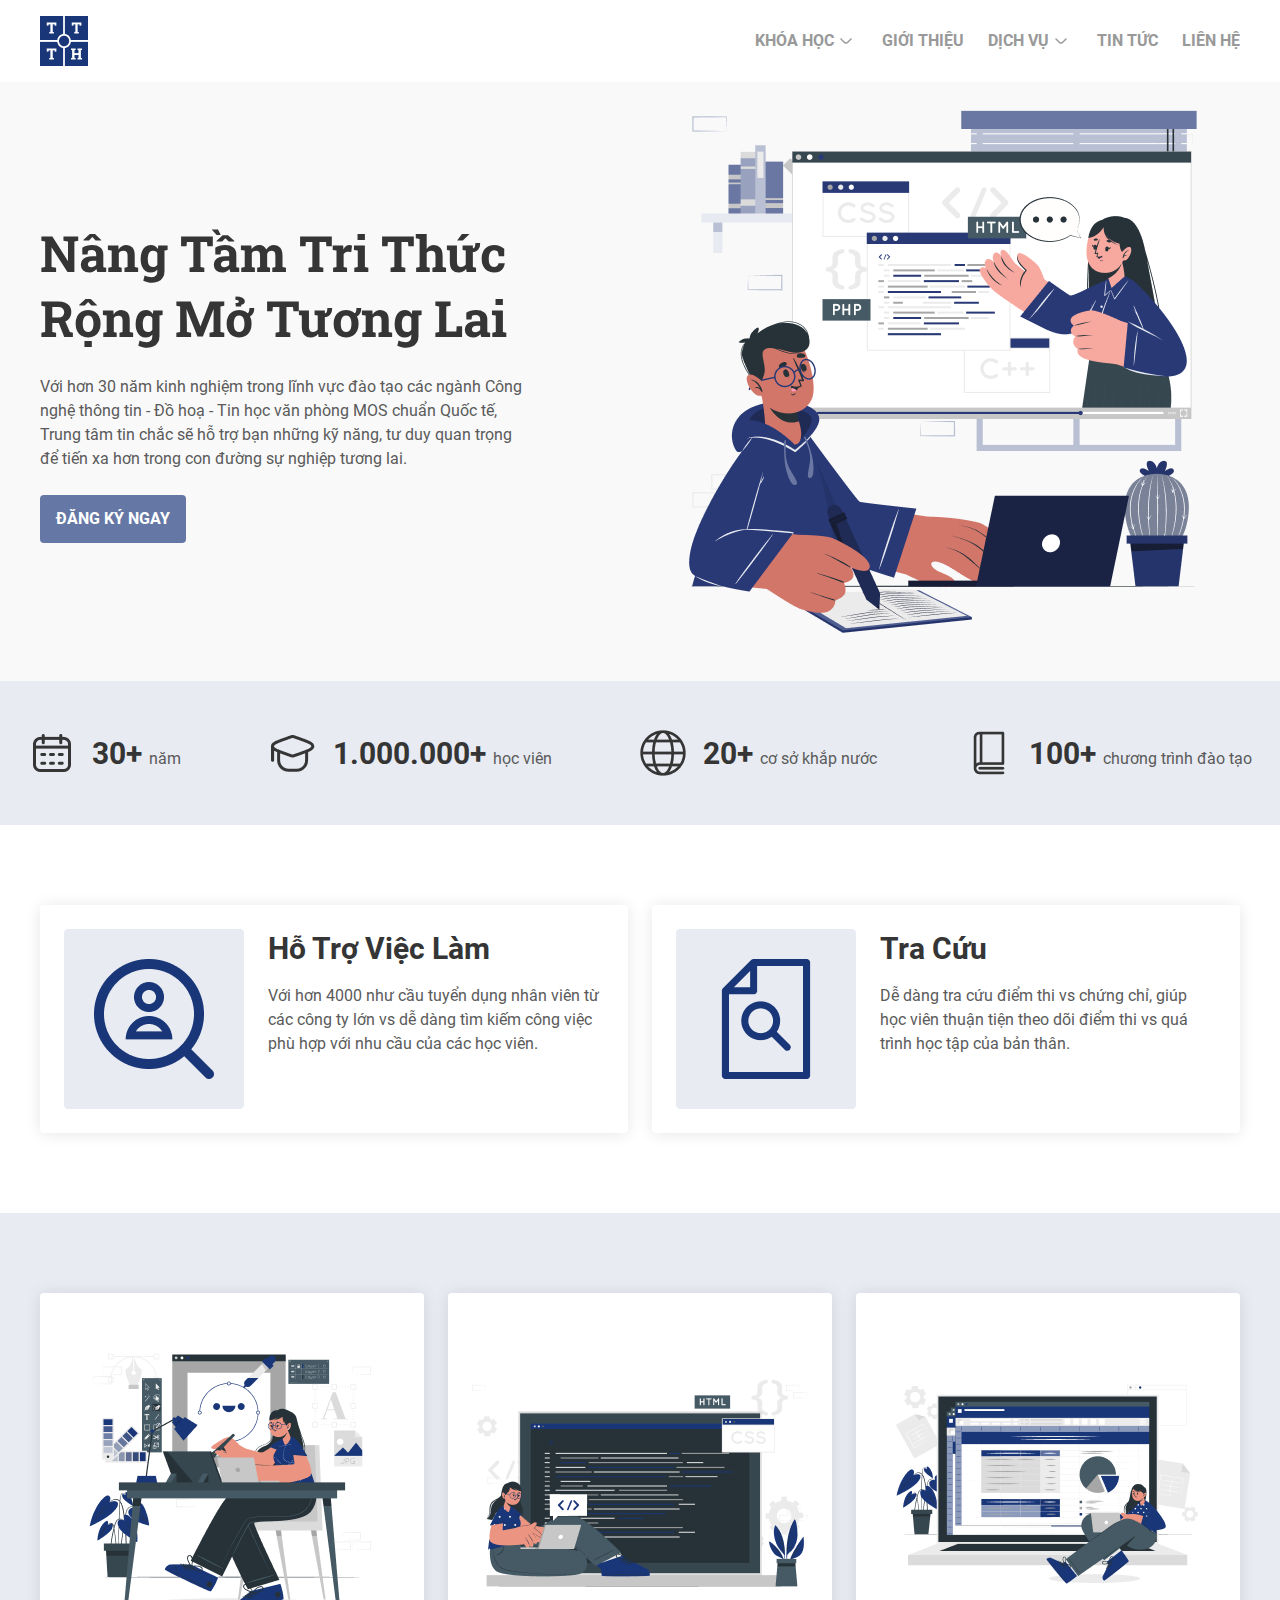
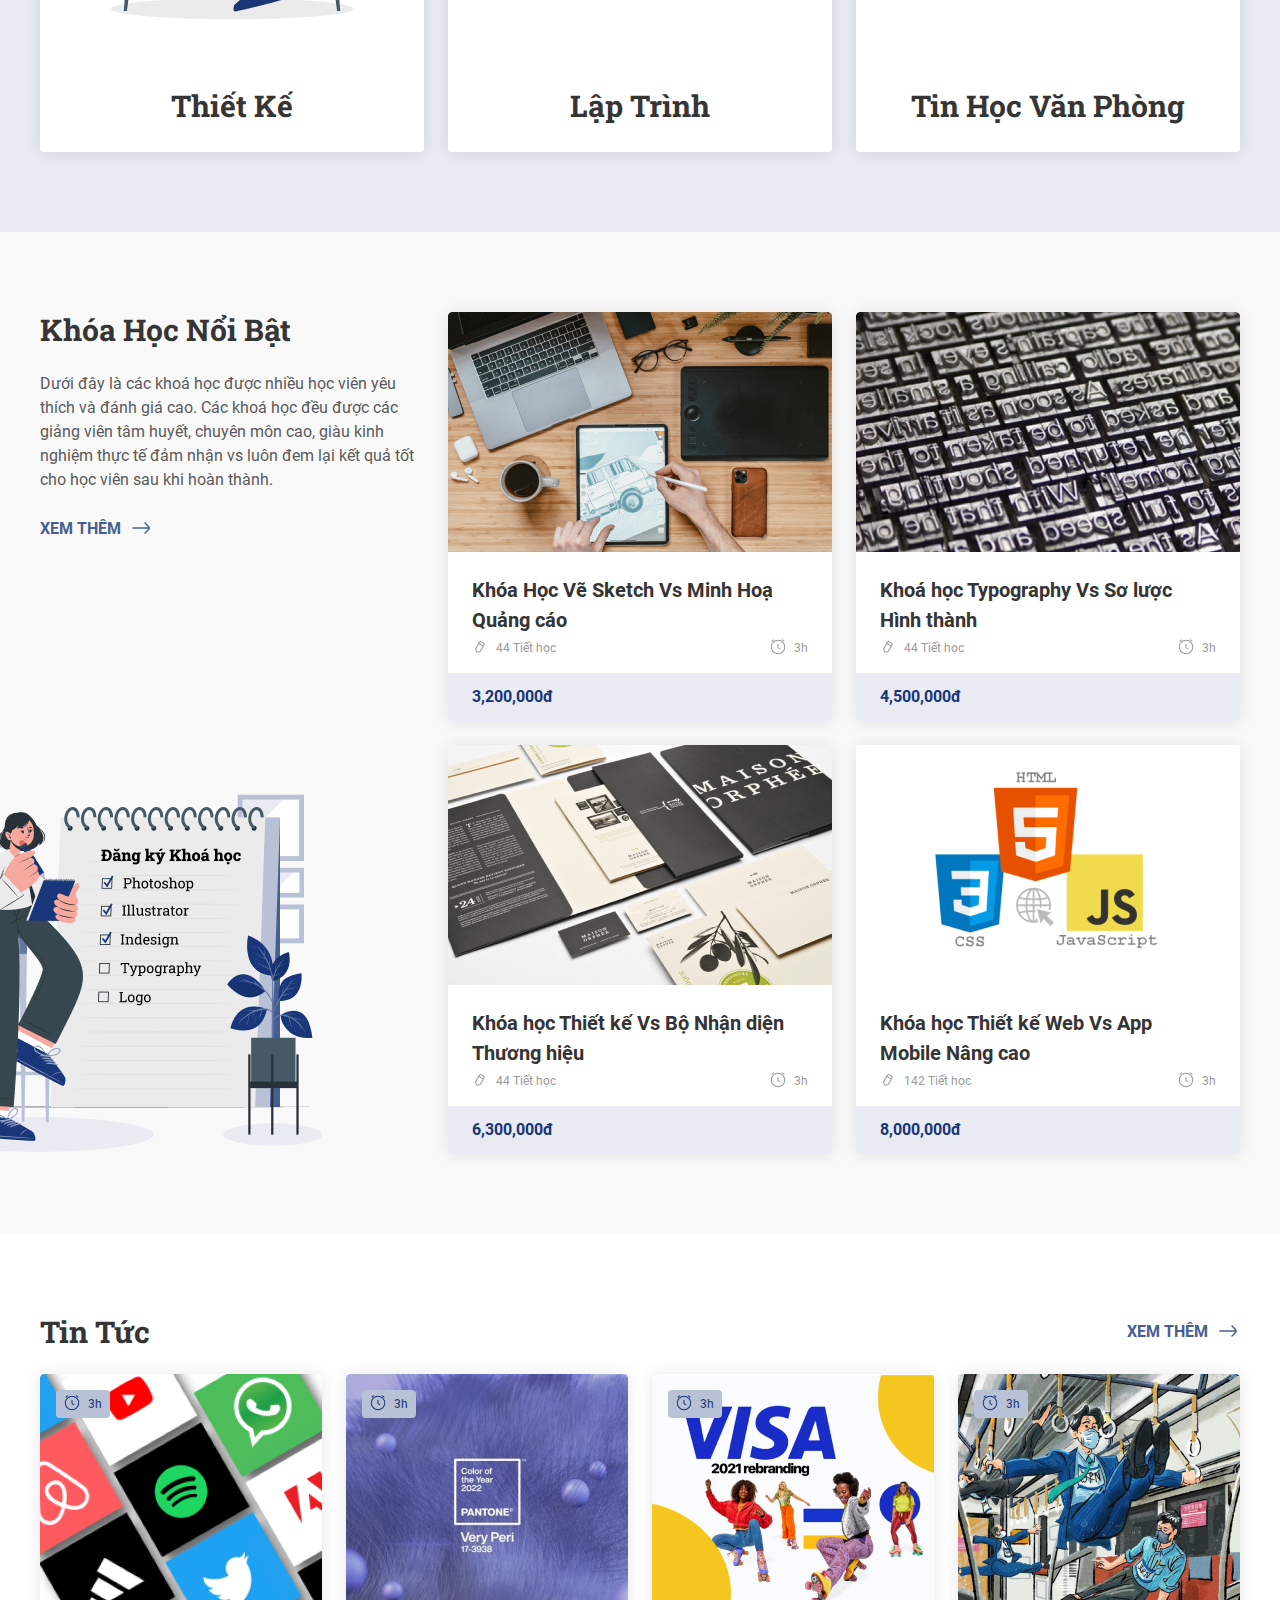
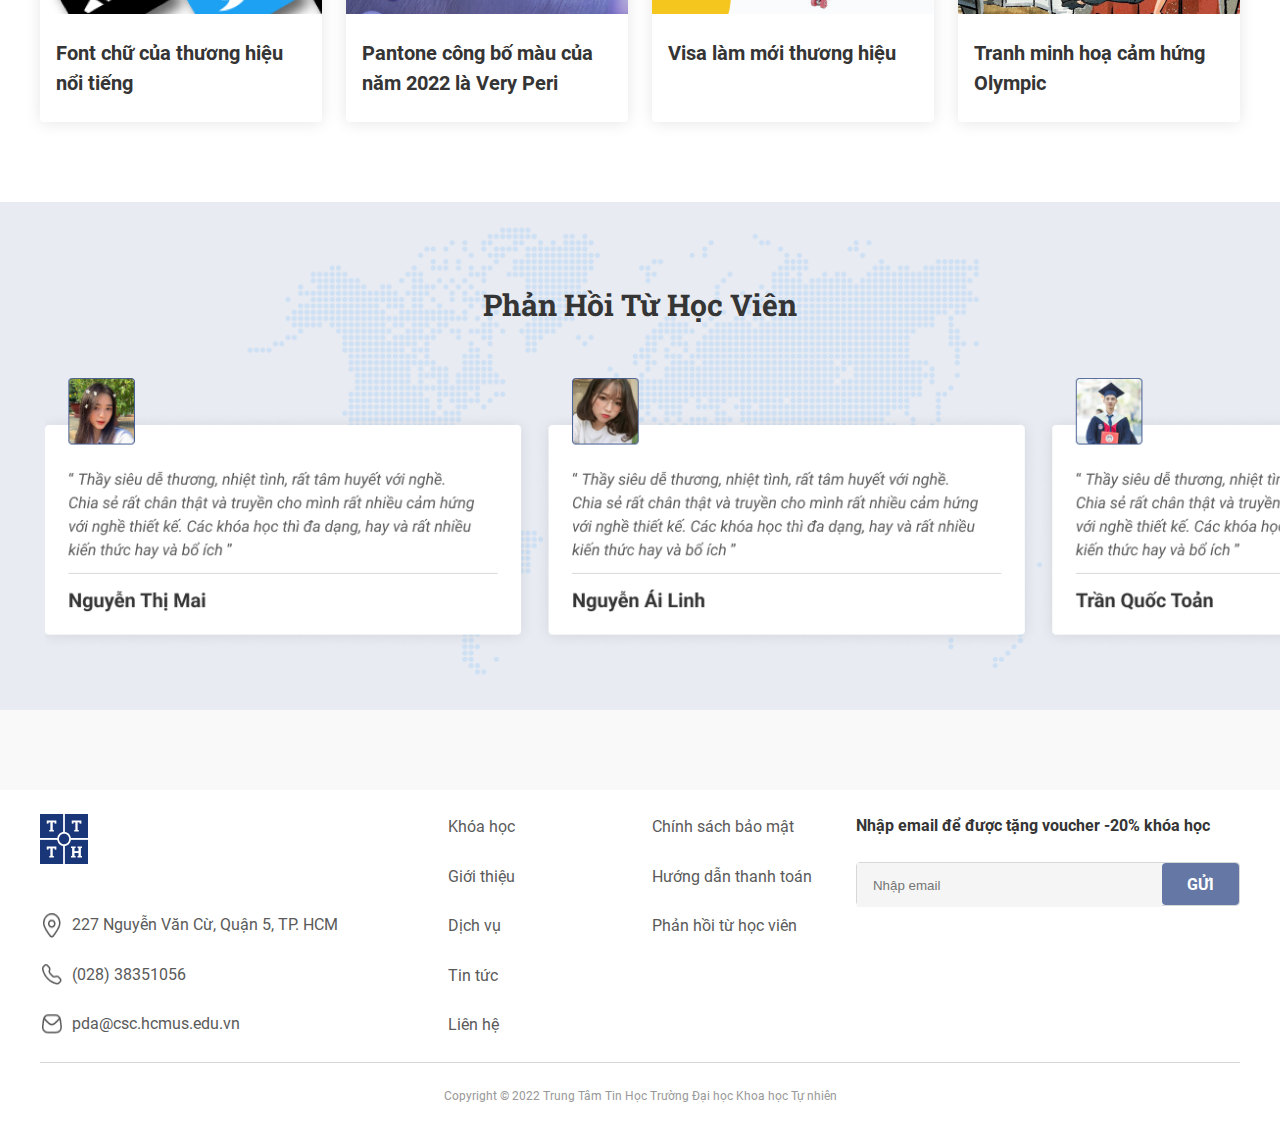
<file: index.html>
<!doctype html>
<html>
<head>
<meta charset="utf-8">

<link rel="icon" type="image/x-icon" href="IMG/favicon.ico"/> <title>TRUNG TÂM TIN HỌC KHOA HỌC TỰ NHIÊN</title>
<link rel="stylesheet" href="CSS/base.css">
<link rel="stylesheet" href="CSS/style.css">
</head>

<body>

	<div class="container-full fix">
		<div class="container">
			<div class="header">
				<img src="IMG/Logo.png" alt="" class="logo">
				<ul class="navi-list">
					<li class="navi-item">Khóa học
						<div class="down-icon"></div>
						<ul class="submenu">
							<li class="submenu-item">thiết kế</li>
							<li class="submenu-item">lập trình</li>
							<li class="submenu-item">tin học văn phòng</li>
						</ul>
					</li>
					<li class="navi-item">giới thiệu</li>
					<li class="navi-item">Dịch vụ
						<div class="down-icon"></div>
						<ul class="submenu2">
							<li class="submenu-item2">PHÁT TRIỂN PHẦN MỀN</li>
							<li class="submenu-item2">ĐÀO TẠO THEO YÊU CẦU</li>
							<li class="submenu-item2">TƯ VẤN QUẢN LÝ DỰ ÁN</li>
							<li class="submenu-item2">CUNG CẤP THIẾT BỊ VS PHẦN MỀN</li>
							<li class="submenu-item2">QUẢN LÝ HỆ THỐNG NETME</li>
							<li class="submenu-item2">HỆ THỐNG MOBIMEETING</li>
						</ul>
					</li>
					<li class="navi-item">Tin tức</li>
					<li class="navi-item">Liên hệ</li>
				</ul>
			</div>
		</div>
	</div>
	<div class="container-full">
		<div class="container">
			<div class="row banner">
				<div class="col c-5 banner-infor">
					<h1 class="title-h1">Nâng Tầm Tri Thức Rộng Mở Tương Lai</h1>
					<p class="body-text">Với hơn 30 năm kinh nghiệm trong lĩnh vực đào tạo các ngành Công nghệ thông tin - Đồ hoạ - Tin học văn phòng MOS chuẩn Quốc tế, Trung tâm tin chắc sẽ hỗ trợ bạn những kỹ năng, tư duy quan trọng để tiến xa hơn trong con đường sự nghiệp tương lai.</p>
					<button class="btn btn-c">đăng ký ngay</button>
				</div>
				<div class="col c-1 emty"></div>
				<div class="col c-6">
					<img src="IMG/img-banner.png" alt="" class="hero-img">
				</div>
			</div>
		</div>
	</div>
	<div class="container-full nb">
		<div class="container">
			<div class="row noibat-list">
				<div class="noibat-item">
					<div class="noibat-icon" style="background-image: url(IMG/nb-icon1.png)"></div>
					<h2 class="title-h2">30+ <span class="title-h2-p">năm</span></h2>
				</div>
				<div class="noibat-item">
					<div class="noibat-icon" style="background-image: url(IMG/nb-icon2.png)"></div>
					<h2 class="title-h2">1.000.000+ <span class="title-h2-p">học viên</span></h2>
				</div>
				<div class="noibat-item">
					<div class="noibat-icon" style="background-image: url(IMG/nb-icon3.png)"></div>
					<h2 class="title-h2">20+ <span class="title-h2-p">cơ sở khắp nước</span></h2>
				</div>
				<div class="noibat-item">
					<div class="noibat-icon" style="background-image: url(IMG/nb-icon4.png)"></div>
					<h2 class="title-h2">100+ <span class="title-h2-p">chương trình đào tạo</span></h2>
				</div>	
			</div>
		</div>
	</div>
	<div class="contianer-full tienich">
		<div class="container">
			<div class="row">
				<div class="col c-6">
					<div class="tienich-item">
						<div class="icon-ti" style="background-image: url(IMG/Icon-ti.png)"></div>
						<div class="ti-infor">
							<div class="title-h2" style="margin-bottom: 16px">Hỗ Trợ Việc Làm</div>
							<div class="body-text">Với hơn 4000 như cầu tuyển dụng nhân viên từ<br>
								các công ty lớn vs dễ dàng tìm kiếm công việc<br>
								phù hợp với nhu cầu của các học viên.</div>
						</div>
					</div>
				</div>
				<div class="col c-6">
					<div class="tienich-item">
						<div class="icon-ti" style="background-image: url(IMG/Icon-ti2.png)"></div>
						<div class="ti-infor">
							<div class="title-h2" style="margin-bottom: 16px">Tra Cứu</div>
							<div class="body-text" style="width: 336px">Dễ dàng tra cứu điểm thi vs chứng chỉ, giúp học viên thuận tiện theo dõi điểm thi vs quá trình học tập của bản thân.</div>
						</div>
					</div>
				</div>
			</div>
		</div>
	</div>	
	<div class="container-full dmkh">
		<div class="container">
			<div class="row">
				<div class="col c-4">
					<div class="dmkh-item">
						<img src="IMG/dmkh-1.png" alt="" class="img-dmkh">
						<p class="title-dmkh">Thiết Kế</p>
					</div>
				</div>
				<div class="col c-4">
					<div class="dmkh-item">
						<img src="IMG/dmkh-2.png" alt="" class="img-dmkh">
						<p class="title-dmkh">Lập Trình</p>
					</div>
				</div>
				<div class="col c-4">
					<div class="dmkh-item">
						<img src="IMG/dmkh-3.png" alt="" class="img-dmkh">
						<p class="title-dmkh">Tin Học Văn Phòng</p>
					</div>
				</div>
			</div>
		</div>
	</div>
	<div class="container-full mtb80">
		<div class="container">
			<div class="row">
				<div class="col c-12">
					<div class="row">
						<div class="col c-4">
							<div class="khnb-l">
								<div class="khnb-i">
									<div class="khnb-title">Khóa Học Nổi Bật</div>
									<p class="body-text" style="margin-top: 24px; margin-bottom: 24px;">Dưới đây là các khoá học được nhiều học viên yêu thích và đánh giá cao. 
									Các khoá học đều được các giảng viên tâm huyết, chuyên môn cao, 
									giàu kinh nghiệm thực tế đảm nhận vs luôn đem lại kết quả tốt cho học viên sau khi hoàn thành.
									</p>
									<button class="btn">
										<div class="btn-p">xem thêm</div>
										<div class="btn-icon"></div>
									</button>
								</div>
								<img src="IMG/khnb.png" alt="" class="khnbl-img">
							</div>
						</div>
						<div class="col c-8">
							<div class="row">
								<div class="col c-6 mb24" style="flex-wrap: wrap">
									<div class="card-kh">
										<img src="IMG/KH1.png" alt="" class="card-kh-img">
										<div class="kh-infor">
											<div class="kh-title">Khóa Học Vẽ Sketch Vs Minh Hoạ <br> Quảng cáo</div>
											<div class="kh-tag">
												<div class="kh-th">
													<div class="th-icon"></div>
													<p class="body-tag">44 Tiết học</p>
												</div>
												<div class="h-th">
													<div class="h-icon"></div>
													<p class="body-tag">3h</p>
												</div>
											</div>
											<div class="kh-g">
												<p class="kh-g-item">3,200,000đ</p>
											</div>
										</div>
									</div>
								</div>
								<div class="col c-6 mb24" style="flex-wrap: wrap">
									<div class="card-kh">
										<img src="IMG/KH2.png" alt="" class="card-kh-img">
										<div class="kh-infor">
											<div class="kh-title">Khoá học Typography Vs Sơ lược Hình thành</div>
											<div class="kh-tag">
												<div class="kh-th">
													<div class="th-icon"></div>
													<p class="body-tag">44 Tiết học</p>
												</div>
												<div class="h-th">
													<div class="h-icon"></div>
													<p class="body-tag">3h</p>
												</div>
											</div>
											<div class="kh-g">
												<p class="kh-g-item">4,500,000đ</p>
											</div>
										</div>
									</div>
								</div>
								<div class="col c-6" style="flex-wrap: wrap">
									<div class="card-kh">
										<img src="IMG/KH3.png" alt="" class="card-kh-img">
										<div class="kh-infor">
											<div class="kh-title">Khóa học Thiết kế Vs Bộ Nhận diện Thương hiệu</div>
											<div class="kh-tag">
												<div class="kh-th">
													<div class="th-icon"></div>
													<p class="body-tag">44 Tiết học</p>
												</div>
												<div class="h-th">
													<div class="h-icon"></div>
													<p class="body-tag">3h</p>
												</div>
											</div>
											<div class="kh-g">
												<p class="kh-g-item">6,300,000đ</p>
											</div>
										</div>
									</div>
								</div>
								<div class="col c-6" style="flex-wrap: wrap">
									<div class="card-kh">
										<img src="IMG/KH4.png" alt="" class="card-kh-img">
										<div class="kh-infor">
											<div class="kh-title">Khóa học Thiết kế Web Vs App Mobile Nâng cao</div>
											<div class="kh-tag">
												<div class="kh-th">
													<div class="th-icon"></div>
													<p class="body-tag">142 Tiết học</p>
												</div>
												<div class="h-th">
													<div class="h-icon"></div>
													<p class="body-tag">3h</p>
												</div>
											</div>
											<div class="kh-g">
												<p class="kh-g-item">8,000,000đ</p>
											</div>
										</div>
									</div>
								</div>
							</div>
						</div>
					</div>
				</div>
			</div>
		</div>
	</div>
	<div class="container-full white">
		<div class="container">
				<div class="tintuc-info">
					<div class="title-l">Tin Tức</div>
					<button class="btn">
						<div class="btn-p">xem thêm</div>
						<div class="btn-icon"></div>
					</button>
				</div>
			<div class="row">
				<div class="col c-3">
					<div class="tt-item">
						<img src="IMG/tt1.png" alt="" class="tt-img">
						<div class="h-tt">
							<div class="tth-icon"></div>
							<p class="body-tag" style="color: #193679">3h</p>
						</div>
						<p class="tt-tt">Font chữ của thương hiệu nổi tiếng</p>
					</div>
				</div>
				<div class="col c-3">
					<div class="tt-item">
						<img src="IMG/tt2.png" alt="" class="tt-img">
						<div class="h-tt">
							<div class="tth-icon"></div>
							<p class="body-tag" style="color: #193679">3h</p>
						</div>
						<p class="tt-tt">Pantone công bố màu của năm 2022 là Very Peri</p>
					</div>
				</div>
				<div class="col c-3">
					<div class="tt-item">
						<img src="IMG/tt3.png" alt="" class="tt-img">
						<div class="h-tt">
							<div class="tth-icon"></div>
							<p class="body-tag" style="color: #193679">3h</p>
						</div>
						<p class="tt-tt">Visa làm mới thương hiệu</p>
					</div>
				</div>
				<div class="col c-3">
					<div class="tt-item">
						<img src="IMG/tt4.png" alt="" class="tt-img">
						<div class="h-tt">
							<div class="tth-icon"></div>
							<p class="body-tag" style="color: #193679">3h</p>
						</div>
						<p class="tt-tt">Tranh minh hoạ cảm hứng Olympic</p>
					</div>
				</div>
			</div>
		</div>
	</div>
	<div class="container-full bgp">
		<div class="container bando">
			<div class="row">
				<div class="col c-12">
					<div class="fb-title">Phản Hồi Từ Học Viên</div>
				</div>
			</div>
			
			<div class="row">
				<div class="col c-12">
					<div class="fb-item">
						<div class="fb-js">
					<div class="items">
    					<div class="item item1">
							<img src="IMG/Feadback1.png" alt="" class="fb-img">
						</div>
    					<div class="item item2">
							<img src="IMG/Feadback2.png" alt="" class="fb-img">
						</div>
    					<div class="item item3">
							<img src="IMG/Feadback3.png" alt="" class="fb-img">
						</div>
    					<div class="item item4">
							<img src="IMG/Feadback4.png" alt="" class="fb-img" style="box-shadow: 0 0 ">
						</div>
    					<div class="item item5">
							<img src="IMG/Feadback5.png" alt="" class="fb-img" style="box-shadow: 0">
						</div>
						<div class="item item1">
							<img src="IMG/Feadback1.png" alt="" class="fb-img">
						</div>
    					<div class="item item2">
							<img src="IMG/Feadback2.png" alt="" class="fb-img">
						</div>
    					<div class="item item3">
							<img src="IMG/Feadback3.png" alt="" class="fb-img">
						</div>
    					<div class="item item4">
							<img src="IMG/Feadback4.png" alt="" class="fb-img" style="box-shadow: 0 0 ">
						</div>
    					<div class="item item5">
							<img src="IMG/Feadback5.png" alt="" class="fb-img" style="box-shadow: 0">
						</div>
						<div class="item item1">
							<img src="IMG/Feadback1.png" alt="" class="fb-img">
						</div>
    					<div class="item item2">
							<img src="IMG/Feadback2.png" alt="" class="fb-img">
						</div>
    					<div class="item item3">
							<img src="IMG/Feadback3.png" alt="" class="fb-img">
						</div>
    					<div class="item item4">
							<img src="IMG/Feadback4.png" alt="" class="fb-img" style="box-shadow: 0 0 ">
						</div>
    					<div class="item item5">
							<img src="IMG/Feadback5.png" alt="" class="fb-img" style="box-shadow: 0">
						</div>
						<div class="item item1">
							<img src="IMG/Feadback1.png" alt="" class="fb-img">
						</div>
    					<div class="item item2">
							<img src="IMG/Feadback2.png" alt="" class="fb-img">
						</div>
    					<div class="item item3">
							<img src="IMG/Feadback3.png" alt="" class="fb-img">
						</div>
    					<div class="item item4">
							<img src="IMG/Feadback4.png" alt="" class="fb-img" style="box-shadow: 0 0 ">
						</div>
    					<div class="item item5">
							<img src="IMG/Feadback5.png" alt="" class="fb-img" style="box-shadow: 0">
						</div>
						<div class="item item1">
							<img src="IMG/Feadback1.png" alt="" class="fb-img">
						</div>
    					<div class="item item2">
							<img src="IMG/Feadback2.png" alt="" class="fb-img">
						</div>
    					<div class="item item3">
							<img src="IMG/Feadback3.png" alt="" class="fb-img">
						</div>
    					<div class="item item4">
							<img src="IMG/Feadback4.png" alt="" class="fb-img" style="box-shadow: 0 0 ">
						</div>
    					<div class="item item5">
							<img src="IMG/Feadback5.png" alt="" class="fb-img" style="box-shadow: 0">
						</div>
						<div class="item item1">
							<img src="IMG/Feadback1.png" alt="" class="fb-img">
						</div>
    					<div class="item item2">
							<img src="IMG/Feadback2.png" alt="" class="fb-img">
						</div>
    					<div class="item item3">
							<img src="IMG/Feadback3.png" alt="" class="fb-img">
						</div>
    					<div class="item item4">
							<img src="IMG/Feadback4.png" alt="" class="fb-img" style="box-shadow: 0 0 ">
						</div>
    					<div class="item item5">
							<img src="IMG/Feadback5.png" alt="" class="fb-img" style="box-shadow: 0">
						</div>
						<div class="item item1">
							<img src="IMG/Feadback1.png" alt="" class="fb-img">
						</div>
    					<div class="item item2">
							<img src="IMG/Feadback2.png" alt="" class="fb-img">
						</div>
    					<div class="item item3">
							<img src="IMG/Feadback3.png" alt="" class="fb-img">
						</div>
    					<div class="item item4">
							<img src="IMG/Feadback4.png" alt="" class="fb-img" style="box-shadow: 0 0 ">
						</div>
    					<div class="item item5">
							<img src="IMG/Feadback5.png" alt="" class="fb-img" style="box-shadow: 0">
						</div>
					</div>
				</div>
					</div>
				</div>
			</div>
		</div>
	</div>
	<div class="container-full ft">
		<div class="container">
			<div class="row">
				<div class="col c-4">
					<img src="IMG/Logo.png" alt="" class="logo" style="margin-bottom: 48px;">
					<div class="ft-info" style="margin-bottom: 24px;">
						<img src="IMG/ft1.png" alt="" class="ft-icon">
						<p class="ft-text">227 Nguyễn Văn Cừ, Quận 5, TP. HCM</p>
					</div>
					<div class="ft-info" style="margin-bottom: 24px;">
						<img src="IMG/ft2.png" alt="" class="ft-icon">
						<p class="ft-text">(028) 38351056</p>
					</div>
					<div class="ft-info">
						<img src="IMG/ft3.png" alt="" class="ft-icon">
						<p class="ft-text">pda@csc.hcmus.edu.vn</p>
					</div>
				</div>
				<div class="col c-4">
					<div class="row">
						<div class="col c-6">
							<p class="ft-text" style="margin-bottom: 24px;">Khóa học</p>
							<p class="ft-text" style="margin-bottom: 24px;">Giới thiệu</p>
							<p class="ft-text" style="margin-bottom: 24px;">Dịch vụ</p>
							<p class="ft-text" style="margin-bottom: 24px;">Tin tức</p>
							<p class="ft-text">Liên hệ</p>
						</div>
						<div class="col c-6">
							<p class="ft-text" style="margin-bottom: 24px;">Chính sách bảo mật</p>
							<p class="ft-text" style="margin-bottom: 24px;">Hướng dẫn thanh toán</p>
							<p class="ft-text">Phản hồi từ học viên</p>
						</div>
					</div>
				</div>
				<div class="col c-4">
					<div class="ft-title">Nhập email để được tặng voucher -20% khóa học</div>
					<div class="input-dk">
						<input type="text" placeholder="Nhập email" class="ft-input">
						<button class="btn-dk">GỬI</button>
					</div>
				</div>
			</div>
			<div class="row">
				<div class="col c-12">
					<div class="line"></div>
					<p class="caption">Copyright © 2022 Trung Tâm Tin Học Trường Đại học Khoa học Tự nhiên</p>
				</div>
			</div>
		</div>
	</div>
	<script src="js-main.js"></script>
</body>
</html>
</file>
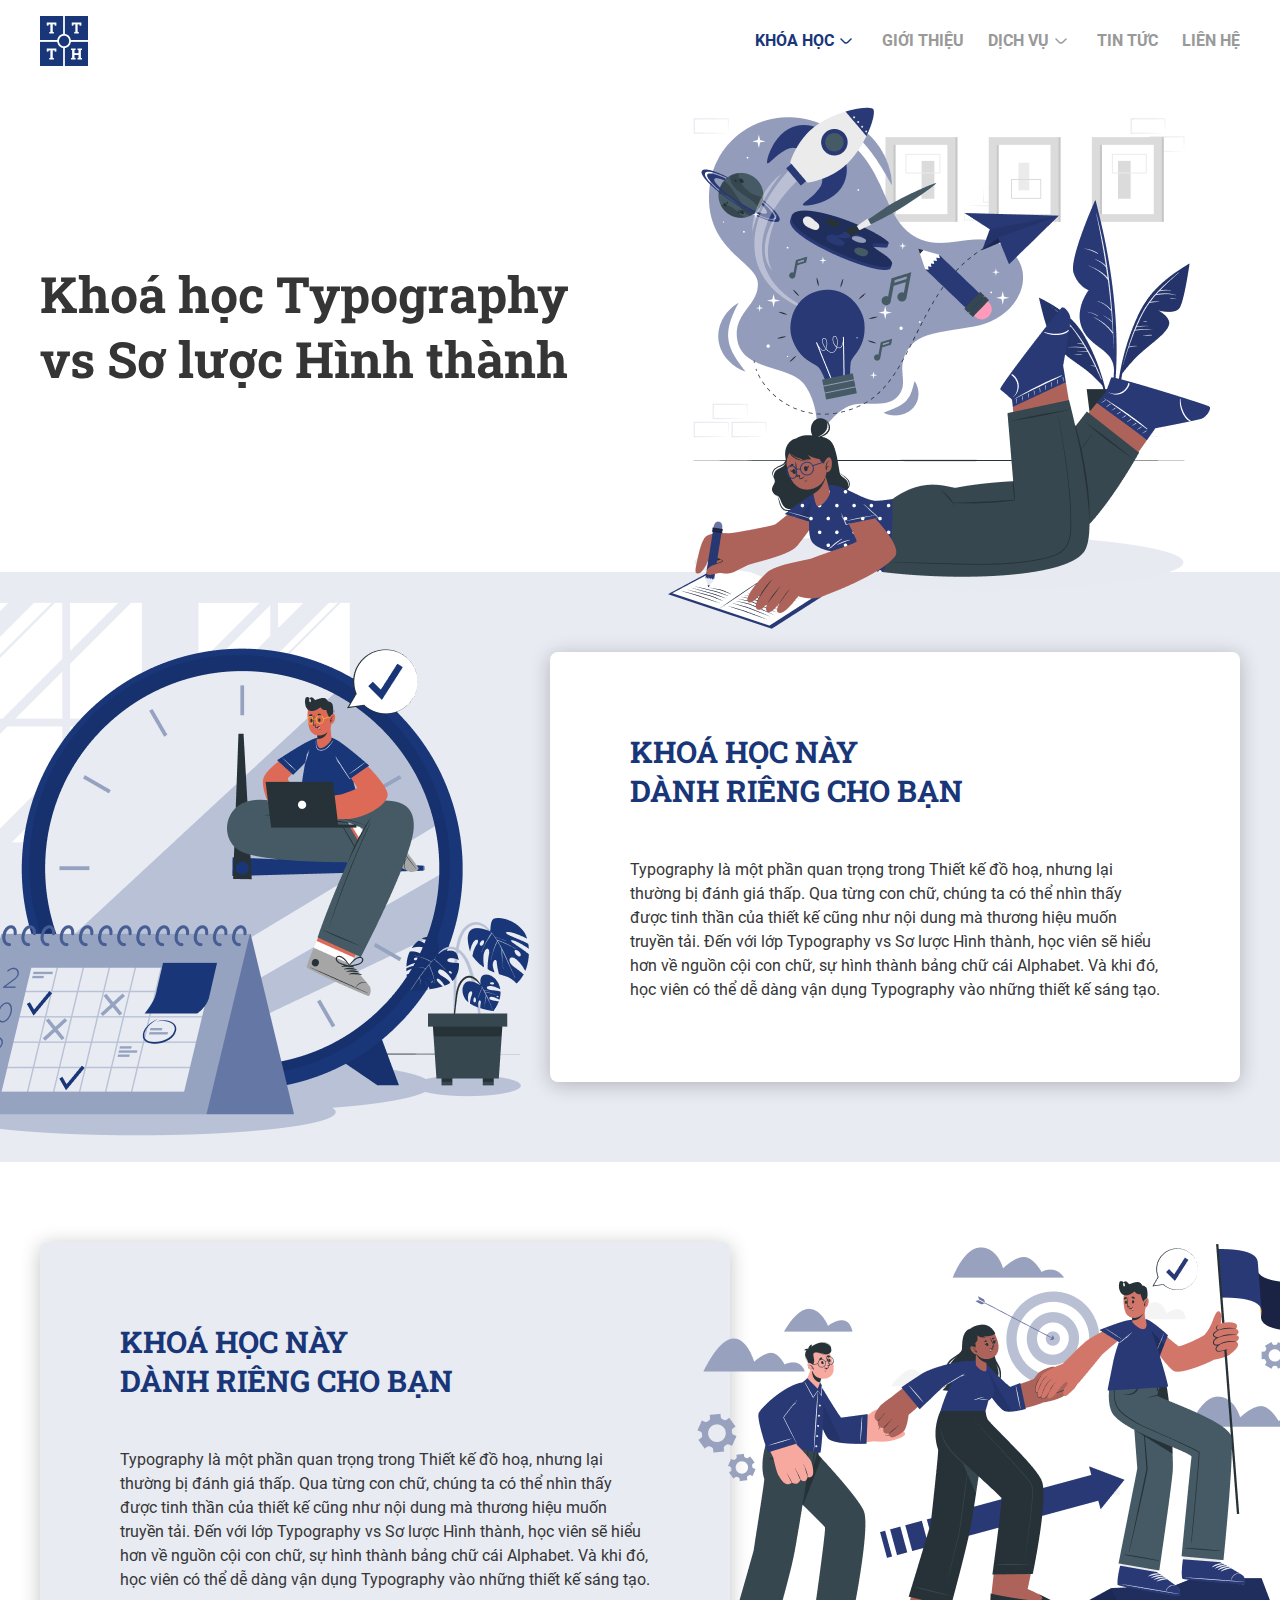
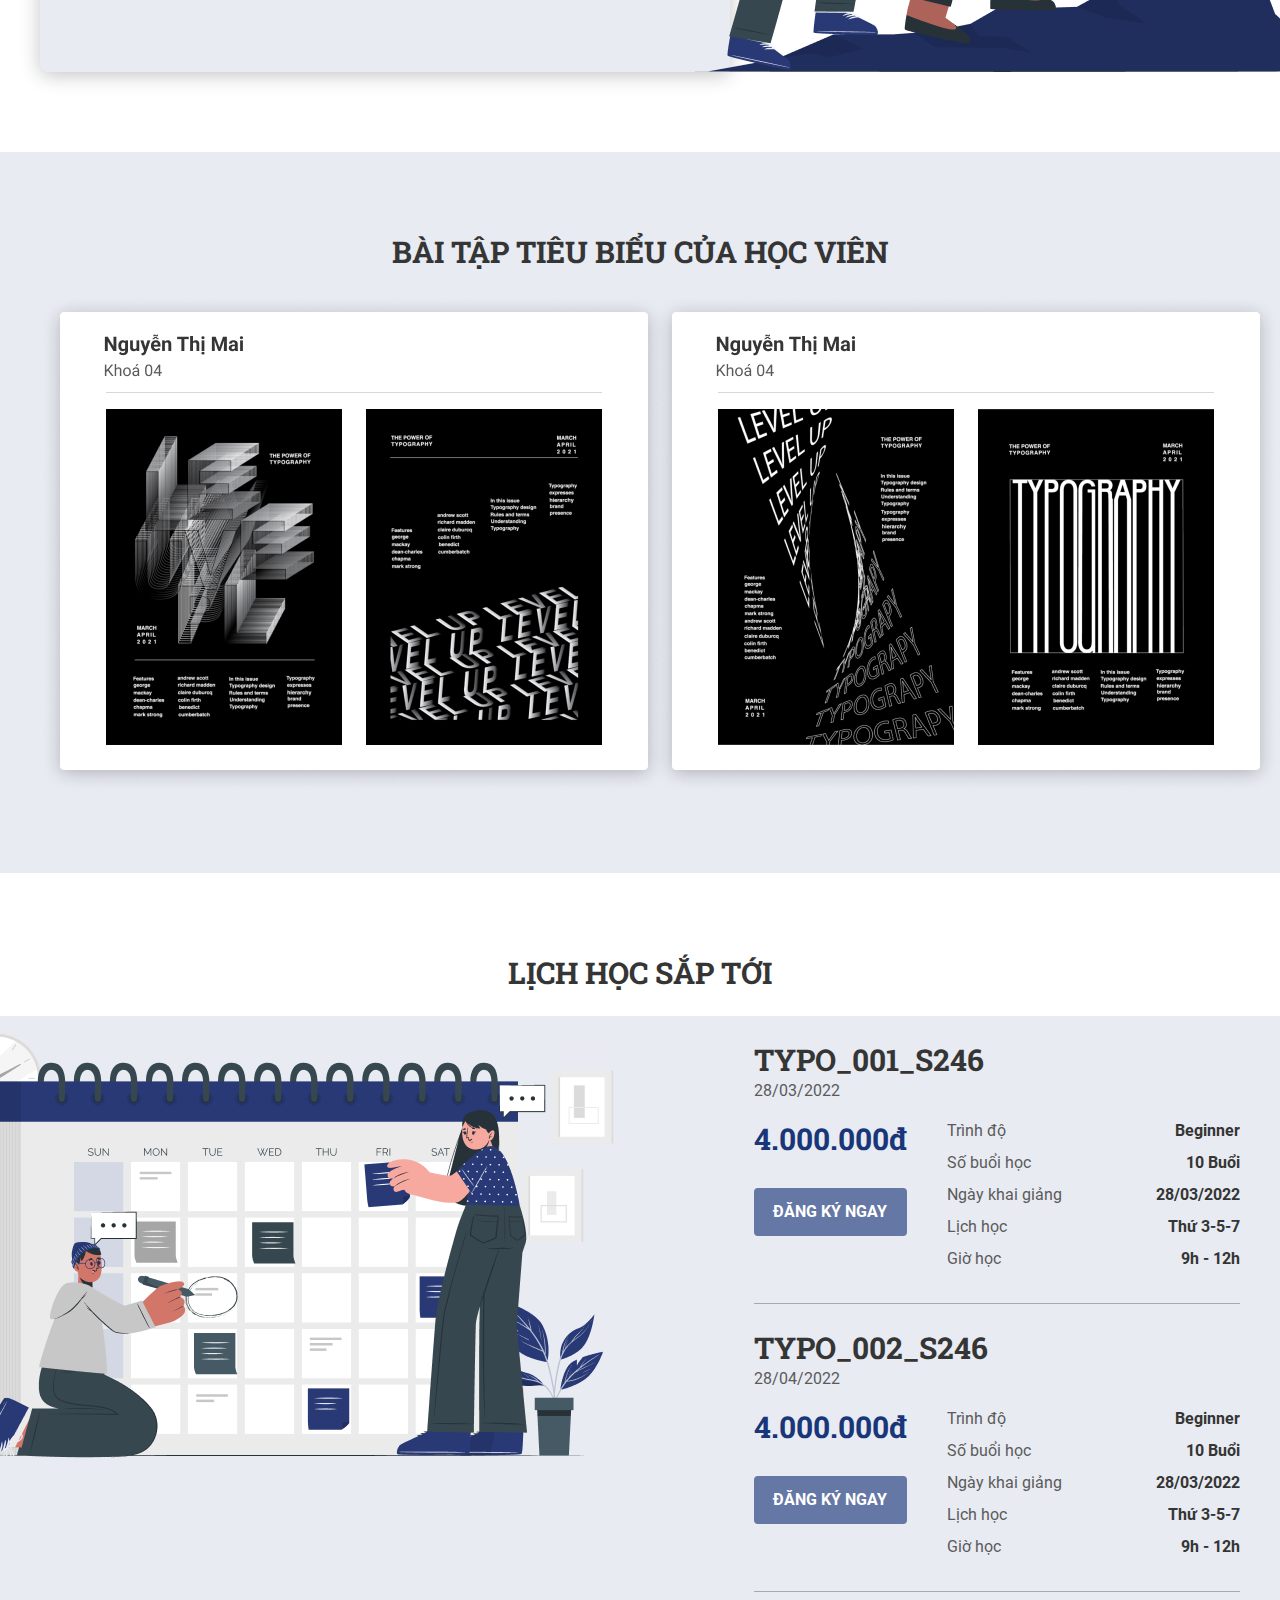
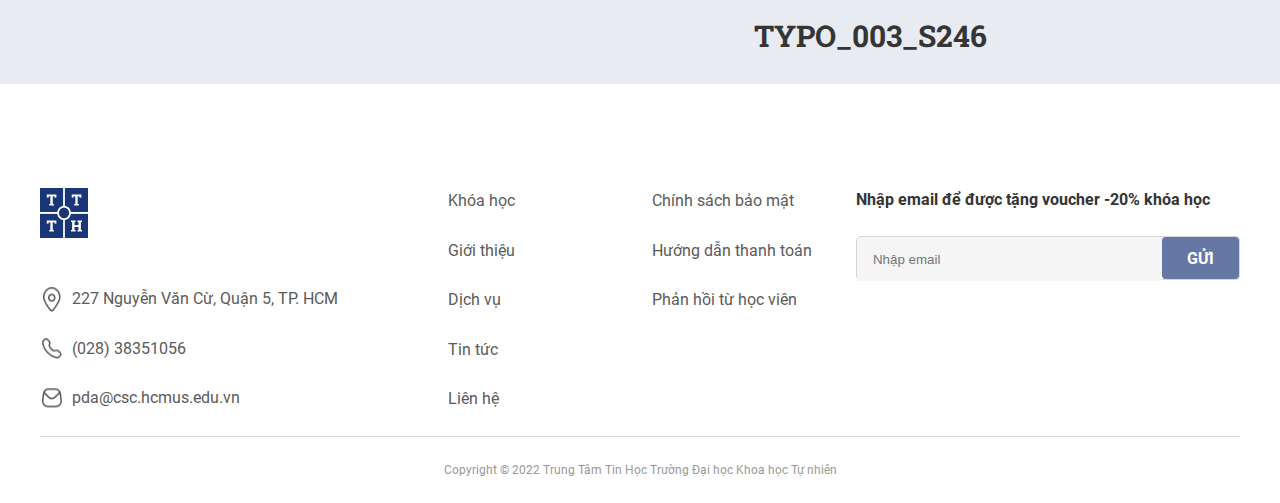
<file: khoa-hoc-chi-tiet.html>
<!doctype html>
<html>
<head>
<meta charset="utf-8">
<link rel="icon" type="image/x-icon" href="IMG/favicon.ico"/> <title>Khóa Học Chi Tiết</title>
<link rel="stylesheet" href="CSS/base.css">
<link rel="stylesheet" href="CSS/style2.css">
</head>

<body>
	<div class="container-full fix">
		<div class="container">
			<div class="header">
				<img src="IMG/Logo.png" alt="" class="logo">
				<ul class="navi-list">
					<li class="navi-item at">Khóa học
						<div class="down-icon at"></div>
						<ul class="submenu">
							<li class="submenu-item">thiết kế</li>
							<li class="submenu-item">lập trình</li>
							<li class="submenu-item">tin học văn phòng</li>
						</ul>
					</li>
					<li class="navi-item">giới thiệu</li>
					<li class="navi-item">Dịch vụ
						<div class="down-icon"></div>
						<ul class="submenu2">
							<li class="submenu-item2">PHÁT TRIỂN PHẦN MỀN</li>
							<li class="submenu-item2">ĐÀO TẠO THEO YÊU CẦU</li>
							<li class="submenu-item2">TƯ VẤN QUẢN LÝ DỰ ÁN</li>
							<li class="submenu-item2">CUNG CẤP THIẾT BỊ VS PHẦN MỀN</li>
							<li class="submenu-item2">QUẢN LÝ HỆ THỐNG NETME</li>
							<li class="submenu-item2">HỆ THỐNG MOBIMEETING</li>
						</ul>
					</li>
					<li class="navi-item">Tin tức</li>
					<li class="navi-item">Liên hệ</li>
				</ul>
			</div>
		</div>
	</div>
	<div class="container-full khct-banner">
		<div class="container">
			<div class="row khct-banner-item">
				<div class="col c-6">
					<div class="title-h1">Khoá học Typography vs Sơ lược Hình thành</div>
				</div>
				<div class="col c-6">
					<img src="IMG/khct-banner.png" alt="" class="banner-khct">
				</div>
			</div>
		</div>
	</div>
	<div class="container-full khct-info">
		<div class="container">
			<div class="row">
				<div class="col c-5">
					<img src="IMG/khct-1.png" alt="" class="khct-info-img">
				</div>
				<div class="col c-7">
					<div class="khct-item">
						<div class="khct-title-item" style="margin-bottom: 48px;">KHOÁ HỌC NÀY <br> DÀNH RIÊNG CHO BẠN</div>
						<p class="body-text-khct">Typography là một phần quan trọng trong Thiết kế đồ hoạ, nhưng lại thường bị đánh giá thấp. Qua từng con chữ, chúng ta có thể nhìn thấy được tinh thần của thiết kế cũng như nội dung mà thương hiệu muốn truyền tải. Đến với lớp Typography vs Sơ lược Hình thành, học viên sẽ hiểu hơn về nguồn cội con chữ, sự hình thành bảng chữ cái Alphabet. Và khi đó, học viên có thể dễ dàng vận dụng Typography vào những thiết kế sáng tạo. </p>
					</div>
				</div>
			</div>
		</div>
	</div>
	<div class="container-full khct-info w">
		<div class="container">
			<div class="row">
				<div class="col c-7">
					<div class="khct-item bg-2">
						<div class="khct-title-item" style="margin-bottom: 48px;">KHOÁ HỌC NÀY <br> DÀNH RIÊNG CHO BẠN</div>
						<p class="body-text-khct">Typography là một phần quan trọng trong Thiết kế đồ hoạ, nhưng lại thường bị đánh giá thấp. Qua từng con chữ, chúng ta có thể nhìn thấy được tinh thần của thiết kế cũng như nội dung mà thương hiệu muốn truyền tải. Đến với lớp Typography vs Sơ lược Hình thành, học viên sẽ hiểu hơn về nguồn cội con chữ, sự hình thành bảng chữ cái Alphabet. Và khi đó, học viên có thể dễ dàng vận dụng Typography vào những thiết kế sáng tạo. </p>
					</div>
				</div>
				<div class="col c-5">
					<img src="IMG/khct-2.png" alt="" class="khct-info-img" style="transform: translateY(-15px) translateX(-62px);">
				</div>
			</div>
		</div>
	</div>
	<div class="container-full bg-2 ptb">
		<div class="container">
			<div class="row">
				<div class="col c-12">
					<div class="khct-title-item" style="margin-bottom: 24px; text-align: center;color: #353535;">BÀI TẬP TIÊU BIỂU CỦA HỌC VIÊN</div>
				</div>
			</div>
			<div class="row">
				<div class="col c-6">
					<img src="IMG/hv1.png" alt="" class="hv">
				</div>
				<div class="col c-6">
					<img src="IMG/hv2.png" alt="" class="hv">
				</div>
			</div>
		</div>
	</div>
	<div class="container-full">
		<div class="container">
			<div class="row">
				<div class="col c-12">
					<div class="khct-title-item" style="margin-bottom: 24px; text-align: center;color: #353535; margin-top: 80px;">LỊCH HỌC SẮP TỚI</div>
				</div>
			</div>
		</div>
	</div>
	<div class="container-full bg-2 ptb xx" >
		<div class="container">
			<div class="row">
				<div class="col c-7">
					<img src="IMG/khct-3.png" alt="" class="khct-info-img" style="transform: translateY(-60px) translateX(-144px);">
				</div>
				<div class="col c-5">
					<div class="lichhoc">
						<div class="lichhoc-item">
							<div class="lh-title">
								<div class="lh-tittle-item">TYPO_001_S246</div>
								<p class="date">28/03/2022</p>
							</div>
							<div class="lh-info">
								<div class="lh-cta">
									<div class="lh-gia">4.000.000đ</div>
									<div class="btn-dkn">đăng ký ngay</div>
								</div>
								<div class="note">
									<div class="note-item1">
										<p class="text1">Trình độ</p>
										<p class="text1">Số buổi học</p>
										<p class="text1">Ngày khai giảng</p>
										<p class="text1">Lịch học</p>
										<p class="text1">Giờ học</p>
									</div>
									<div class="note-item2">
										<p class="text2">Beginner</p>
										<p class="text2">10 Buổi</p>
										<p class="text2">28/03/2022</p>
										<p class="text2">Thứ 3-5-7</p>
										<p class="text2">9h - 12h</p>
									</div>
								</div>
							</div>
						</div>
						<div class="lichhoc-item" style="margin-top: 24px;">
							<div class="lh-title">
								<div class="lh-tittle-item">TYPO_002_S246</div>
								<p class="date">28/04/2022</p>
							</div>
							<div class="lh-info">
								<div class="lh-cta">
									<div class="lh-gia">4.000.000đ</div>
									<div class="btn-dkn">đăng ký ngay</div>
								</div>
								<div class="note">
									<div class="note-item1">
										<p class="text1">Trình độ</p>
										<p class="text1">Số buổi học</p>
										<p class="text1">Ngày khai giảng</p>
										<p class="text1">Lịch học</p>
										<p class="text1">Giờ học</p>
									</div>
									<div class="note-item2">
										<p class="text2">Beginner</p>
										<p class="text2">10 Buổi</p>
										<p class="text2">28/03/2022</p>
										<p class="text2">Thứ 3-5-7</p>
										<p class="text2">9h - 12h</p>
									</div>
								</div>
							</div>
						</div>
						<div class="lichhoc-item" style="margin-top: 24px;">
							<div class="lh-title">
								<div class="lh-tittle-item">TYPO_003_S246</div>
								<p class="date">28/05/2022</p>
							</div>
							<div class="lh-info">
								<div class="lh-cta">
									<div class="lh-gia">4.000.000đ</div>
									<div class="btn-dkn">đăng ký ngay</div>
								</div>
								<div class="note">
									<div class="note-item1">
										<p class="text1">Trình độ</p>
										<p class="text1">Số buổi học</p>
										<p class="text1">Ngày khai giảng</p>
										<p class="text1">Lịch học</p>
										<p class="text1">Giờ học</p>
									</div>
									<div class="note-item2">
										<p class="text2">Beginner</p>
										<p class="text2">10 Buổi</p>
										<p class="text2">28/03/2022</p>
										<p class="text2">Thứ 3-5-7</p>
										<p class="text2">9h - 12h</p>
									</div>
								</div>
							</div>	
						</div>
						<div class="lichhoc-item" style="margin-top: 24px;">
							<div class="lh-title">
								<div class="lh-tittle-item">TYPO_004_S246</div>
								<p class="date">28/06/2022</p>
							</div>
							<div class="lh-info">
								<div class="lh-cta">
									<div class="lh-gia">4.000.000đ</div>
									<div class="btn-dkn">đăng ký ngay</div>
								</div>
								<div class="note">
									<div class="note-item1">
										<p class="text1">Trình độ</p>
										<p class="text1">Số buổi học</p>
										<p class="text1">Ngày khai giảng</p>
										<p class="text1">Lịch học</p>
										<p class="text1">Giờ học</p>
									</div>
									<div class="note-item2">
										<p class="text2">Beginner</p>
										<p class="text2">10 Buổi</p>
										<p class="text2">28/03/2022</p>
										<p class="text2">Thứ 3-5-7</p>
										<p class="text2">9h - 12h</p>
									</div>
								</div>
							</div>
						</div>
						<div class="lichhoc-item" style="margin-top: 24px;">
							<div class="lh-title">
								<div class="lh-tittle-item">TYPO_005_S246</div>
								<p class="date">28/07/2022</p>
							</div>
							<div class="lh-info">
								<div class="lh-cta">
									<div class="lh-gia">4.000.000đ</div>
									<div class="btn-dkn">đăng ký ngay</div>
								</div>
								<div class="note">
									<div class="note-item1">
										<p class="text1">Trình độ</p>
										<p class="text1">Số buổi học</p>
										<p class="text1">Ngày khai giảng</p>
										<p class="text1">Lịch học</p>
										<p class="text1">Giờ học</p>
									</div>
									<div class="note-item2">
										<p class="text2">Beginner</p>
										<p class="text2">10 Buổi</p>
										<p class="text2">28/03/2022</p>
										<p class="text2">Thứ 3-5-7</p>
										<p class="text2">9h - 12h</p>
									</div>
								</div>
							</div>
						</div>
						<div class="lichhoc-item" style="margin-top: 24px;">
							<div class="lh-title">
								<div class="lh-tittle-item">TYPO_006_S246</div>
								<p class="date">28/08/2022</p>
							</div>
							<div class="lh-info">
								<div class="lh-cta">
									<div class="lh-gia">4.000.000đ</div>
									<div class="btn-dkn">đăng ký ngay</div>
								</div>
								<div class="note">
									<div class="note-item1">
										<p class="text1">Trình độ</p>
										<p class="text1">Số buổi học</p>
										<p class="text1">Ngày khai giảng</p>
										<p class="text1">Lịch học</p>
										<p class="text1">Giờ học</p>
									</div>
									<div class="note-item2">
										<p class="text2">Beginner</p>
										<p class="text2">10 Buổi</p>
										<p class="text2">28/03/2022</p>
										<p class="text2">Thứ 3-5-7</p>
										<p class="text2">9h - 12h</p>
									</div>
								</div>
							</div>
						</div>
					</div>
				</div>
			</div>
		</div>
	</div>
	<div class="container-full ft">
		<div class="container">
			<div class="row">
				<div class="col c-4">
					<img src="IMG/Logo.png" alt="" class="logo" style="margin-bottom: 48px;">
					<div class="ft-info" style="margin-bottom: 24px;">
						<img src="IMG/ft1.png" alt="" class="ft-icon">
						<p class="ft-text">227 Nguyễn Văn Cừ, Quận 5, TP. HCM</p>
					</div>
					<div class="ft-info" style="margin-bottom: 24px;">
						<img src="IMG/ft2.png" alt="" class="ft-icon">
						<p class="ft-text">(028) 38351056</p>
					</div>
					<div class="ft-info">
						<img src="IMG/ft3.png" alt="" class="ft-icon">
						<p class="ft-text">pda@csc.hcmus.edu.vn</p>
					</div>
				</div>
				<div class="col c-4">
					<div class="row">
						<div class="col c-6">
							<p class="ft-text" style="margin-bottom: 24px;">Khóa học</p>
							<p class="ft-text" style="margin-bottom: 24px;">Giới thiệu</p>
							<p class="ft-text" style="margin-bottom: 24px;">Dịch vụ</p>
							<p class="ft-text" style="margin-bottom: 24px;">Tin tức</p>
							<p class="ft-text">Liên hệ</p>
						</div>
						<div class="col c-6">
							<p class="ft-text" style="margin-bottom: 24px;">Chính sách bảo mật</p>
							<p class="ft-text" style="margin-bottom: 24px;">Hướng dẫn thanh toán</p>
							<p class="ft-text">Phản hồi từ học viên</p>
						</div>
					</div>
				</div>
				<div class="col c-4">
					<div class="ft-title">Nhập email để được tặng voucher -20% khóa học</div>
					<div class="input-dk">
						<input type="text" placeholder="Nhập email" class="ft-input">
						<button class="btn-dk">GỬI</button>
					</div>
				</div>
			</div>
			<div class="row">
				<div class="col c-12">
					<div class="line"></div>
					<p class="caption">Copyright © 2022 Trung Tâm Tin Học Trường Đại học Khoa học Tự nhiên</p>
				</div>
			</div>
		</div>
	</div>
</body>
</html>
</file>
<file: CSS/base.css>
@charset "utf-8";@font-face{src: url("../Font/Roboto-Bold.ttf");font-family: ro-b;}@font-face{src: url("../Font/Roboto-Regular.ttf");font-family: ro-r;}@font-face{src: url("../Font/RobotoSlab-Bold.ttf");font-family: ro-sb;}*{margin: 0;padding: 0;box-sizing: border-box;}body{background-color: #F9F9F9;}html{font-family: ro-r;font-size: 16px;line-height: 1.5;}.container-full {width: 100%;display: block;padding: 0;}.container {max-width: 1200px;margin: 0 auto;}.row {display: flex;flex-wrap: wrap;margin-left: -12px;margin-right: -12px;}.row.no-gutters {margin-left: 0;margin-right: 0;}.col {padding-left: 12px;padding-right: 12px;}.row.no-gutters .col {padding-left: 0;padding-right: 0;}.c-0 {display: none;}.c-1 {flex: 0 0 8.33333%;max-width: 8.33333%;}.c-2 {flex: 0 0 16.66667%;max-width: 16.66667%;}.c-3 {flex: 0 0 25%;max-width: 25%;}.c-4 {flex: 0 0 33.33333%;max-width: 33.33333%;}.c-5 {flex: 0 0 41.66667%;max-width: 41.66667%;}.c-6 {flex: 0 0 50%;max-width: 50%;}.c-7 {flex: 0 0 58.33333%;max-width: 58.33333%;}.c-8 {flex: 0 0 66.66667%;max-width: 66.66667%;}.c-9 {flex: 0 0 75%;max-width: 75%;}.c-10 {flex: 0 0 83.33333%;max-width: 83.33333%;}.c-11 {flex: 0 0 91.66667%;max-width: 91.66667%;}.c-12 {flex: 0 0 100%;max-width: 100%;}.c-o-1 {margin-left: 8.33333%;}.c-o-2 {margin-left: 16.66667%;}.c-o-3 {margin-left: 25%;}.c-o-4 {margin-left: 33.33333%;}.c-o-5 {margin-left: 41.66667%;}.c-o-6 {margin-left: 50%;}.c-o-7 {margin-left: 58.33333%;}.c-o-8 {margin-left: 66.66667%;}.c-o-9 {margin-left: 75%;}.c-o-10 {margin-left: 83.33333%;}.c-o-11 {margin-left: 91.66667%;}
</file>
<file: CSS/style.css>
@charset "utf-8";body{background-color: #F9F9F9;}.header{display: flex;justify-content: space-between;align-items: center;padding-top: 16px;padding-bottom: 16px;}.header .logo{width: 48px;height: 50px;}.header .navi-list{display: flex;}.header .navi-list .navi-item{font-family: ro-b;font-size: 16px;line-height: 1.5;font-weight: 500;list-style-type: none;text-transform: uppercase;margin-left: 24px;color: #999999;display: flex;align-items: center;cursor: pointer;}.navi-list .navi-item .down-icon{background-image: url("../IMG/Down 2.png");width: 24px;height: 24px;background-repeat: no-repeat;}.container-full.fix{background-color: #FFFFFF;position: fixed;top: 0px;z-index: 1000;}.header .navi-list .navi-item:hover{color: #193679;cursor: pointer;}.header .navi-list .navi-item:hover > .down-icon{background-image: url("../IMG/Down 1.png");cursor: pointer;}.submenu::before{content: "";width: 156px;height: 42px;color: transparent;position: absolute;top: -30px;right: 12px;}.submenu{cursor: pointer;position: absolute;top: 100%;left: 54%;padding: 16px;background-color: #FFFFFF;list-style: none;line-height: 1.5;border-radius: 4px;box-shadow: 0px 4px 20px 0 rgba(0 0 0 / 12%);transform-origin: calc(119px / 2) top;animation: submenu ease-in 0.25s;display: none;}@keyframes submenu{from{transform: scale(0);opacity: 0;}to{transform: scale(1);opacity: 1;}}.submenu .submenu-item{font-family: ro-b;font-size: 14px;line-height: 1.5;font-weight: 500;color: #999999;margin-bottom: 12px;cursor: pointer;}.submenu .submenu-item:last-child{margin-bottom: 0px;}.submenu .submenu-item:hover{color: #193679;cursor: pointer;}.header .navi-list .navi-item:nth-of-type(1):hover .submenu{display: block;}.submenu2::before{content: "";width: 156px;height: 42px;color: transparent;position: absolute;top: -30px;right: 50px;}.submenu2{cursor: pointer;position: absolute;top: 100%;left: 64%;padding: 16px;background-color: #FFFFFF;list-style: none;line-height: 1.5;border-radius: 4px;box-shadow: 0px 4px 20px 0 rgba(0 0 0 / 12%);transform-origin: calc(218px / 2) top;animation: submenu ease-in 0.25s;display: none;}@keyframes submenu2{from{transform: scale(0);opacity: 0;}to{transform: scale(1);opacity: 1;}}.submenu2 .submenu-item2{font-family: ro-b;font-size: 14px;line-height: 1.5;font-weight: 500;color: #999999;margin-bottom: 12px;cursor: pointer;}.submenu2 .submenu-item2:last-child{margin-bottom: 0px;}.submenu2 .submenu-item2:hover{color: #193679;cursor: pointer;}.header .navi-list .navi-item:nth-of-type(3):hover .submenu2{display: block;}.banner{margin-top: 82px;align-items: center;}.banner-infor{}.banner-infor .title-h1{font-family: ro-sb;font-size: 50px;line-height: 1.3;font-weight: 800;color: #353535;text-transform: capitalize;margin-bottom: 24px;}.body-text{font-family: ro-r;font-size: 16px;line-height: 1.5;font-weight: 400;color: #5A5A5A;}.btn.btn-c{cursor: pointer;font-family: ro-b;font-size: 16px;line-height: 1.5;font-weight: 700;padding: 12px 16px;text-transform: uppercase;margin-top: 24px;display: block;background-color: #6578A5;color: #FFFFFF;outline: none;border: none;border-radius: 4px;box-shadow: 0px 1px 0px 0 rgba(0 0 0 / 0%);transition: all 0.3s linaer;}.hero-img{width: 585px;height: 592px;}#button{cursor: pointer;}.btn-c:hover{cursor: pointer;background-color: #193679;box-shadow: 0px 4px 20px 0 rgba(0 0 0 / 18%);transform: translateY(-2px);}.container-full.nb{padding-top: 48px;padding-bottom: 48px;background-color: #E8EBF2;}.noibat-list{justify-content: space-between;}.noibat-item{display: flex;align-items: center;}.noibat-icon{width: 48px;height: 48px;margin-right: 16px;background-repeat: no-repeat;}.title-h2{font-size: 30px;line-height: 1.3;font-family: ro-b;font-weight: 700;color: #353535;}.title-h2-p{font-family: ro-r;font-size: 16px;font-weight: 400;color: #5A5A5A;}.tienich{background-color: #FFFFFF;}.tienich-item{display: flex;margin-top: 80px;margin-bottom: 80px;padding: 24px;box-shadow: 0px 1px 16px 0 rgba(0 0 0 / 10%);border-radius: 4px;cursor: pointer;}.tienich-item:hover{box-shadow: 0px 3px 20px 0 rgba(0 0 0 / 24%);}.tienich-item .icon-ti{width: 180px;height: 180px;background-repeat: no-repeat;}.tienich-item .ti-infor{margin-left: 24px;}.dmkh{background-color: #E8EBF2;}.dmkh-item{width: 384px;padding: 24px;background-color: #FFFFFF;margin-top: 80px;margin-bottom: 80px;border-radius: 4px;box-shadow: 0px 1px 16px 0 rgba(0 0 0 / 10%);cursor: pointer;}.dmkh-item:hover{box-shadow: 0px 3px 20px 0 rgba(0 0 0 / 24%);}.img-dmkh{width: 336px;height: 335px;margin-bottom: 24px;}.title-dmkh{font-size: 30px;font-weight: 700;font-family: ro-sb;text-align: center;color: #353535;}.khnb-title{font-family: ro-sb;font-weight: 700;font-size: 30px;line-height: 1.2;color: #353535;}.btn{display: flex;outline: none;border: none;color: transparent;background-color: transparent;cursor: pointer;}.btn-p{font-family: ro-b;font-size: 16px;line-height: 1.6;font-weight: 700;text-transform: uppercase;outline: none;border: none;color: #475E94;margin-right: 8px;}.btn-icon{width: 24px;height: 24px;background-image: url("../IMG/icon-btn.png");background-repeat: no-repeat;}.btn:hover .btn-p{color: #193679;}.btn:hover .btn-icon{background-image: url("../IMG/icon-btn2.png");}.khnb-l{}.khnbl-img{position: absolute;z-index: 1;margin-top: 200px;transform: translateX(-140px);}.mb24{margin-bottom: 24px;}.mtb80{margin-top: 80px;margin-bottom: 80px;}.card-kh{border-radius: 4px;background-color: #FFFFFF;overflow: hidden;cursor: pointer;box-shadow: 0px 1px 16px 0 rgba(0 0 0 / 10%);}.card-kh:hover{box-shadow: 0px 3px 20px 0 rgba(0 0 0 / 24%);}.kh-infor{}.kh-title{font-family: ro-b;font-size: 20px;line-height: 1.5;font-weight: 700;color: #353535;height: 60px;margin-top: 16px;margin-left: 24px;margin-right: 24px;}.kh-tag{display: flex;justify-content: space-between;}.kh-th,.h-th{display: flex;margin-left: 24px;margin-right: 24px;margin-top: 4px;margin-bottom: 16px;}.th-icon{background-image: url("../IMG/h-icon.png");width: 16px;height: 16px;background-repeat: no-repeat;margin-right: 8px;}.h-icon{background-image: url("../IMG/h-icon2.png");width: 16px;height: 16px;background-repeat: no-repeat;margin-right: 8px;}.body-tag{font-family: ro-r;font-size: 12px;line-height: 1.5;font-weight: 400;color: #999999;}.kh-g{margin: 0px 0px;padding: 12px 24px;background-color: #E8EBF2;}.kh-g-item{font-family: ro-b;font-size: 16px;font-weight: 700;line-height: 1.5;color: #193679;}.tintuc-info{display: flex;justify-content: space-between;align-items: center;margin-bottom: 24px;}.title-l{font-family: ro-sb;font-weight: 700;font-size: 30px;line-height: 1.2;color: #353535;}.tt-item{position: relative;background-color: #FFFFFF;border-radius: 4px;cursor: pointer;overflow: hidden;box-shadow: 0px 1px 16px 0 rgba(0 0 0 / 10%);}.tt-item:hover{box-shadow: 0px 3px 20px 0 rgba(0 0 0 / 24%);}.tt-tt{}.tt-img{display: block;}.h-tt{display: inline-flex;padding: 5px 8px;background-color: #B8C1D5;border-radius: 4px;position: absolute;top: 16px;left: 16px;}.tth-icon{background-image: url("../IMG/tth-icon.png");height: 16px;width: 16px;background-repeat: no-repeat;margin-right: 8px;}.tt-tt{font-family: ro-b;font-size: 20px;line-height: 1.5;font-weight: 700;margin: 24px 16px;color: #353535;height: 60px;}.white{background-color: #FFFFFF;padding-top: 80px;padding-bottom: 80px;}.bgp{background-color: #E8EBF2;position: relative;overflow: hidden;}.bando{background-image: url("../IMG/bando-fb.png");background-repeat: no-repeat;width: 816px;height: 508px;padding: 80px 0px;}.fb-title{font-family: ro-sb;font-size: 30px;font-weight: 700;color: #353535;margin-bottom: 48px;text-align: center;}.fb-item{display: flex;position: absolute;width: 100%;overflow-x: auto;transform: translateX(-200px) }.fb-img{display: block;flex-shrink: 0;}.logo{display: block;}.ft-info{display: flex;}.ft-icon{margin-right: 8px;}.ft-text{font-family: ro-r;line-height: 1.6;font-size: 16px;font-weight: 400;color: #5A5A5A;}.ft-title{font-family: ro-b;font-size: 16px;font-weight: 700;color: #353535;margin-bottom: 24px;}.input-dk{display: flex;width: 100%;height: 44px;background-color: #F5F5F5;border: 1px solid #D7D7D7;border-radius: 4px;;}.ft-input{width: 100%;height: 44px;background-color: #F5F5F5;outline: none;border: none;padding-left: 16px;}.btn-dk{padding: 10px 25px;background-color: #6578A5;font-family: ro-b;font-size: 16px;line-height: 1.5;font-weight: 700;outline: none;border: none;border-radius: 4px;cursor: pointer;color: #FFFFFF;}.btn-dk:hover{background-color: #193679;}.line{width: 100%;height: 1px;background-color: #D7D7D7;margin: 24px 0px;}.caption{color: #999999;font-family: ro-r;font-size: 12px;font-weight: 400;line-height: 1.5;text-align: center;}.ft{background-color: #FFFFFF;padding: 24px 0px;margin-top: 80px;}.fb-js, .fb-js:before, *:after {box-sizing: inherit;}.fb-js {width: 100%;display: flex;flex-direction: column;justify-content: center;align-items: center;margin: 0;overflow: hidden;}.items {width:100%;overflow-x: hidden;overflow-y: hidden;white-space: nowrap;user-select: none;cursor: pointer;transition: all 0.2s;transform: scale(0.98);will-change: transform;position: relative;perspective: 500px;transition: .5s cubic-bezier(0.175, 0.885, 0.32, 1.275) }.items.active {cursor: grabbing;cursor: -webkit-grabbing;transform: scale(1);}.item {width:486px;margin-right: 24px;display: inline-flex;align-items: center;justify-content: center;} .ft-text:hover { color: #193679; cursor: pointer}
</file>
<file: CSS/style2.css>
@charset "utf-8";body{background-color: #FFFFFF;}.header{display: flex;justify-content: space-between;align-items: center;padding-top: 16px;padding-bottom: 16px;}.header .logo{width: 48px;height: 50px;}.header .navi-list{display: flex;}.header .navi-list .navi-item{font-family: ro-b;font-size: 16px;line-height: 1.5;font-weight: 500;list-style-type: none;text-transform: uppercase;margin-left: 24px;color: #999999;display: flex;align-items: center;cursor: pointer;}.navi-list .navi-item .down-icon{background-image: url("../IMG/Down 2.png");width: 24px;height: 24px;background-repeat: no-repeat;}.container-full.fix{background-color: #FFFFFF;position: fixed;top: 0px;z-index: 1000;}.header .navi-list .navi-item:hover{color: #193679;cursor: pointer;}.header .navi-list .navi-item.at{color: #193679;}.header .navi-list .navi-item:hover > .down-icon{background-image: url("../IMG/Down 1.png");cursor: pointer;}.submenu::before{content: "";width: 156px;height: 42px;color: transparent;position: absolute;top: -30px;right: 12px;}.submenu{cursor: pointer;position: absolute;top: 100%;left: 54%;padding: 16px;background-color: #FFFFFF;list-style: none;line-height: 1.5;border-radius: 4px;box-shadow: 0px 4px 20px 0 rgba(0 0 0 / 12%);transform-origin: calc(119px / 2) top;animation: submenu ease-in 0.25s;display: none;}@keyframes submenu{from{transform: scale(0);opacity: 0;}to{transform: scale(1);opacity: 1;}}.submenu .submenu-item{font-family: ro-b;font-size: 14px;line-height: 1.5;font-weight: 500;color: #999999;margin-bottom: 12px;cursor: pointer;}.submenu .submenu-item:last-child{margin-bottom: 0px;}.submenu .submenu-item:hover{color: #193679;cursor: pointer;}.header .navi-list .navi-item:nth-of-type(1):hover .submenu{display: block;}.submenu2::before{content: "";width: 156px;height: 42px;color: transparent;position: absolute;top: -30px;right: 50px;}.submenu2{cursor: pointer;position: absolute;top: 100%;left: 64%;padding: 16px;background-color: #FFFFFF;list-style: none;line-height: 1.5;border-radius: 4px;box-shadow: 0px 4px 20px 0 rgba(0 0 0 / 12%);transform-origin: calc(218px / 2) top;animation: submenu ease-in 0.25s;display: none;}@keyframes submenu2{from{transform: scale(0);opacity: 0;}to{transform: scale(1);opacity: 1;}}.submenu2 .submenu-item2{font-family: ro-b;font-size: 14px;line-height: 1.5;font-weight: 500;color: #999999;margin-bottom: 12px;cursor: pointer;}.submenu2 .submenu-item2:last-child{margin-bottom: 0px;}.submenu2 .submenu-item2:hover{color: #193679;cursor: pointer;}.header .navi-list .navi-item:nth-of-type(3):hover .submenu2{display: block;}.header .navi-list .navi-item.at> .down-icon.at{background-image: url("../IMG/Down 1.png");}.fb-title{font-family: ro-sb;font-size: 30px;font-weight: 700;color: #353535;margin-bottom: 48px;text-align: center;}.fb-item{display: flex;position: absolute;width: 100%;overflow-x: auto;transform: translateX(-200px) }.fb-img{display: block;flex-shrink: 0;}.logo{display: block;}.ft-info{display: flex;}.ft-icon{margin-right: 8px;}.ft-text{font-family: ro-r;line-height: 1.6;font-size: 16px;font-weight: 400;color: #5A5A5A;}.ft-title{font-family: ro-b;font-size: 16px;font-weight: 700;color: #353535;margin-bottom: 24px;}.input-dk{display: flex;width: 100%;height: 44px;background-color: #F5F5F5;border: 1px solid #D7D7D7;border-radius: 4px;;}.ft-input{width: 100%;height: 44px;background-color: #F5F5F5;outline: none;border: none;padding-left: 16px;}.btn-dk{padding: 10px 25px;background-color: #6578A5;font-family: ro-b;font-size: 16px;line-height: 1.5;font-weight: 700;outline: none;border: none;border-radius: 4px;cursor: pointer;color: #FFFFFF;}.btn-dk:hover{background-color: #193679;}.line{width: 100%;height: 1px;background-color: #D7D7D7;margin: 24px 0px;}.caption{color: #999999;font-family: ro-r;font-size: 12px;font-weight: 400;line-height: 1.5;text-align: center;}.ft{background-color: #FFFFFF;padding: 24px 0px;margin-top: 80px;}.khct-banner{margin-top: 82px;}.khct-banner-item{padding: 180px 0px;align-items: center;}.title-h1{font-family: ro-sb;font-weight: 700;font-size: 50px;line-height: 1.3;color: #353535;}.banner-khct{display: block;position: absolute;transform: translateY(-220px) }.khct-item{margin: auto 0px;padding: 80px 80px;background-color: #FFFFFF;border-radius: 8px;box-shadow: 0px 3px 20px rgba(0, 0, 0, 0.24);}.khct-title-item{font-family: ro-sb;font-weight: 700;font-size: 30px;line-height: 1.3;color: #193679;}.body-text-khct{font-style: ro-r;font-weight: 400;font-size: 16px;line-height: 1.5;color: #353535;}.khct-info{background-color: #E8EBF2;padding-top: 80px;padding-bottom: 80px;}.khct-info-img{display: block;position: absolute;transform: translateY(-90px) translateX(-120px);}.bg-2{background-color: #E8EBF2;}.w{background-color: #FFFFFF;}.hv{display: block;}.ptb{padding-top: 80px;padding-bottom: 80px;}.lh-tittle-item{font-family: ro-sb;font-weight: 700;line-height: 1.3;font-size: 30px;color: #353535;}.date{font-family: ro-r;font-size: 16px;font-weight: 400;line-height: 1.5;color: #5A5A5A;}.lh-gia{font-family: ro-sb;font-weight: 700;line-height: 1.3;font-size: 30px;color: #193679;margin-bottom: 30px;}.btn-dkn{font-family: ro-b;line-height: 1.5;font-weight: 700;text-transform: uppercase;padding: 12px 16px;color: #FFFFFF;background-color: #6578A5;box-shadow: 0px 1px 0px rgba(0, 0, 0, 0);text-align: center;border-radius: 4px;cursor: pointer;}.btn-dkn:hover{box-shadow: 0px 4px 20px rgba(0, 0, 0, 18%);}.lh-info,.note{display: flex;}.note{width: 100%;margin-left: 40px;justify-content: space-between;}.text1{font-family: ro-r;font-size: 16px;font-weight: 400;line-height: 1.5;color: #5A5A5A;margin-bottom: 8px;}.text2{font-family: ro-b;font-size: 16px;font-weight: 400;line-height: 1.5;color: #353535;margin-bottom: 8px;text-align: end;}.lh-info{padding-top: 16px;}.lichhoc-item{padding-bottom: 24px;border-bottom: 1px solid #A9A9A9;}.lichhoc{width: 100%;height: 620px;overflow-y: scroll;}.xx{padding-top: 24px;padding-bottom: 24px;}.ft-text:hover{color: #193679;cursor: pointer;}
</file>
